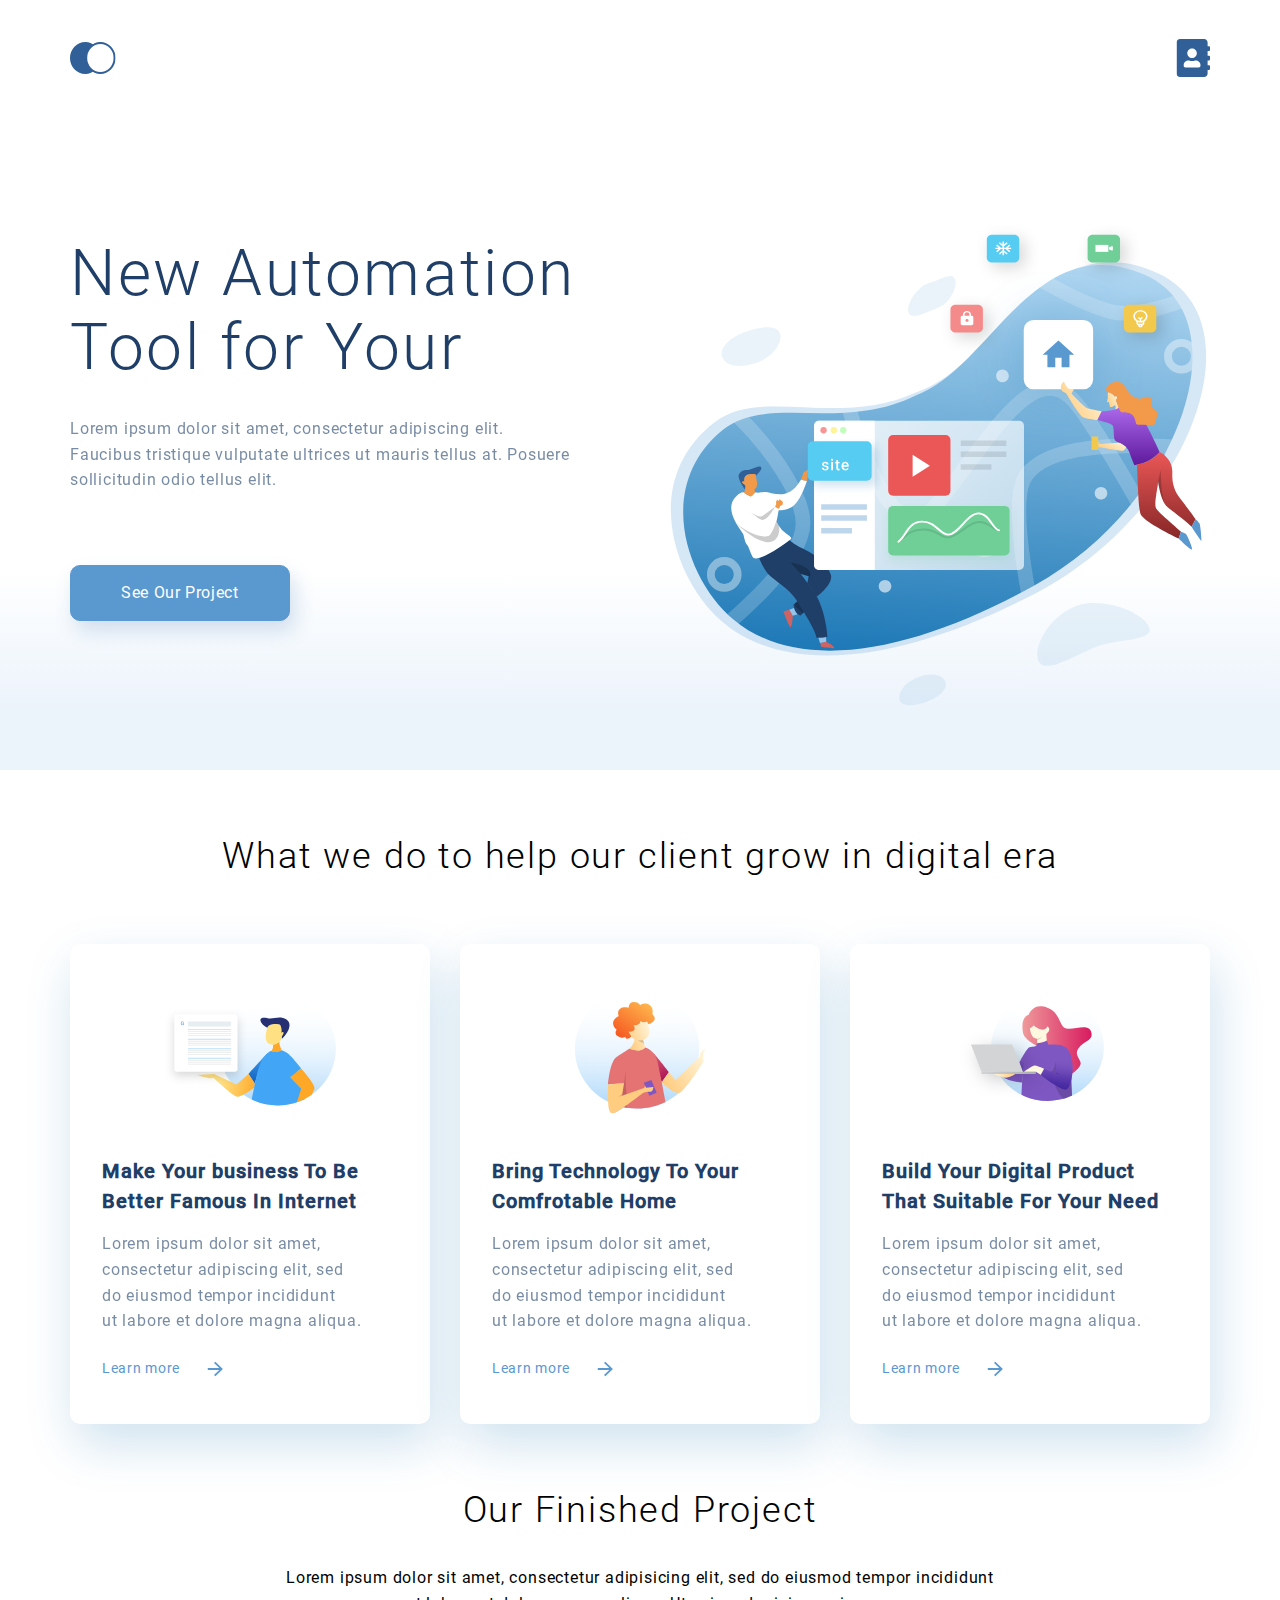
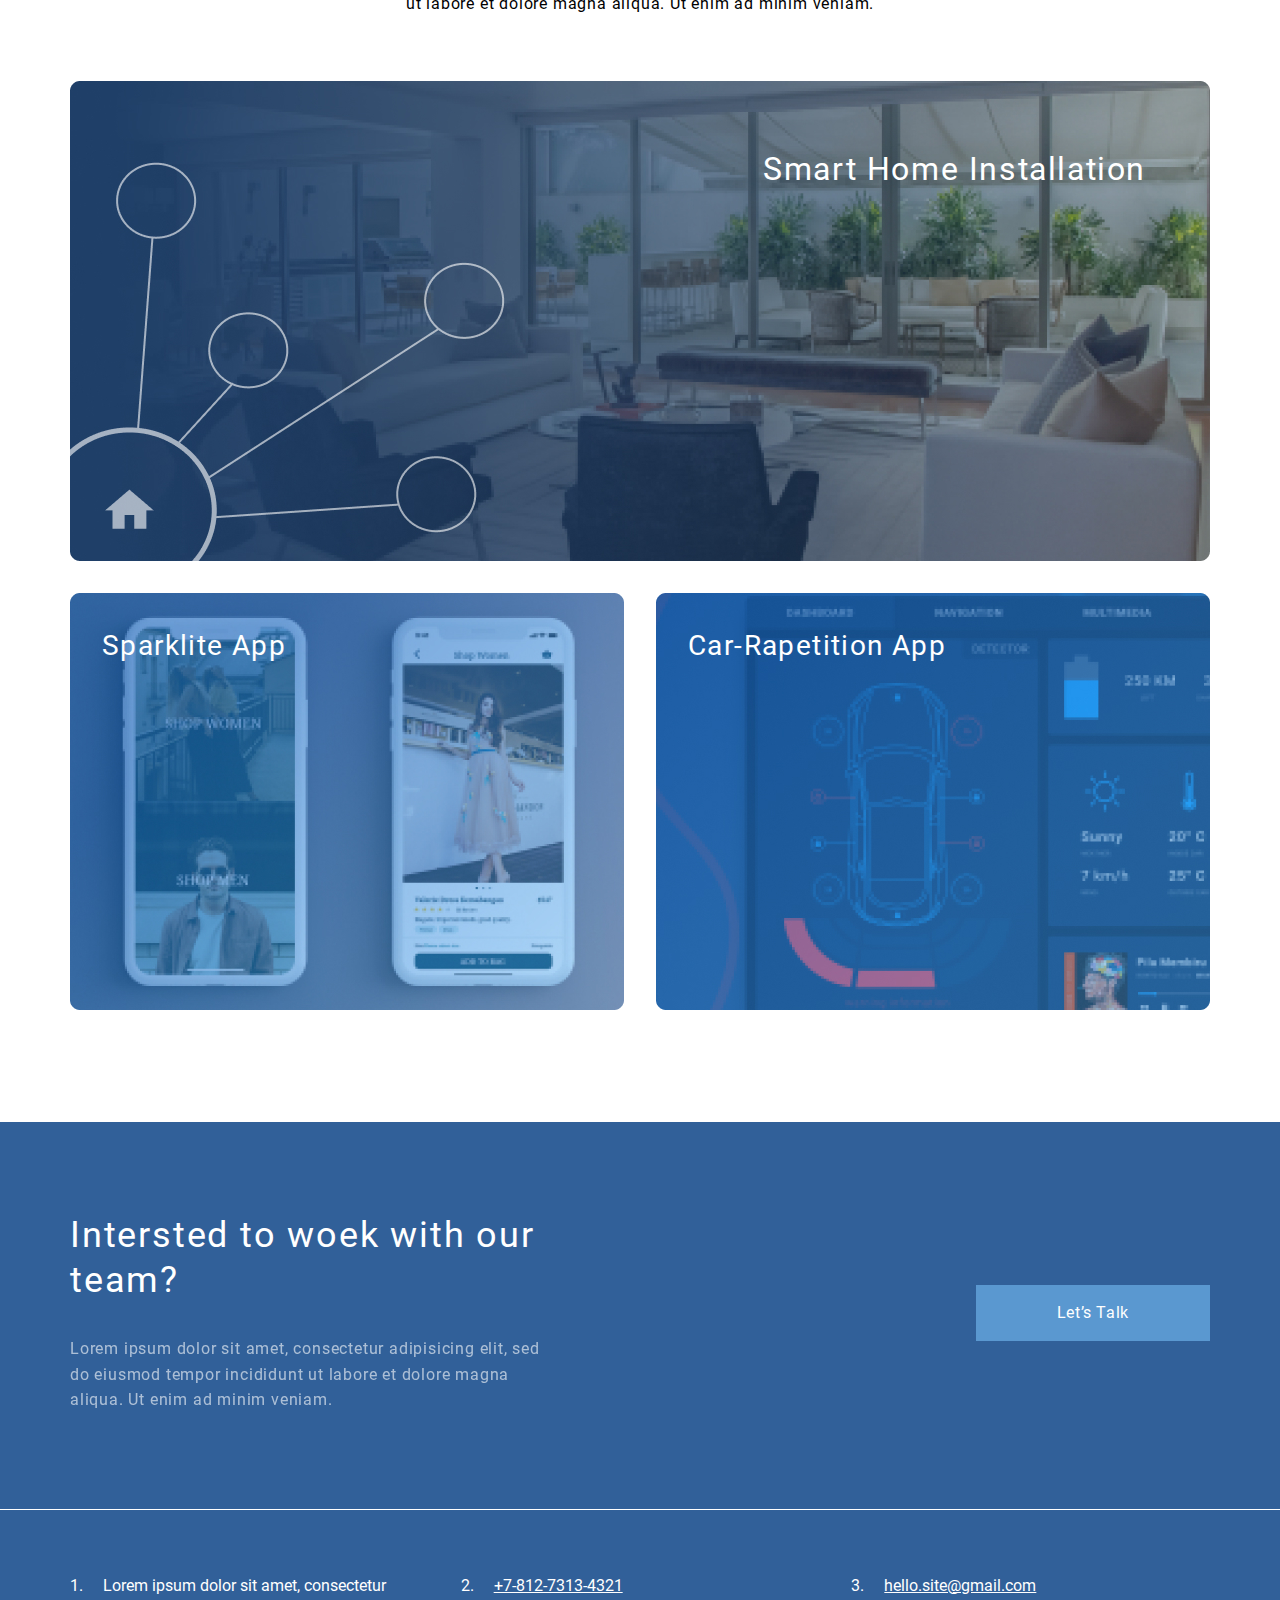
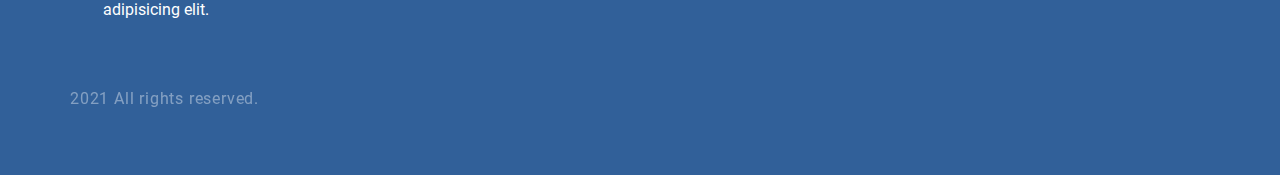
<file: index.html>
<!DOCTYPE html>
<html lang="en">
    <head>
        <meta charset="UTF-8">
        <meta name="viewport" content="width=device-width, initial-scale=1.0">
        <title>New Automation</title>
        <link rel="stylesheet" href="style/style.css">
    </head>
    <body>
        <header class="header">
            <div class="container">
                <nav class="nav">
                    <ul class="nav__list">
                        <li class="nav__list-item">
                            <a class="nav__link" href="index.html">
                                <span class="visually-hidden">Home</span>
                                <img
                                    width="46"
                                    height="48"
                                    src="img/home-btn.svg"
                                    alt=""
                                >
                            </a>
                        </li>
                        <li class="nav__list-item">
                            <a class="nav__link" href="contacts.html">
                                <span class="visually-hidden">Contacts</span>
                                <img
                                    width="34"
                                    height="38"
                                    src="img/contact-btn.svg"
                                    alt=""
                                >
                            </a>
                        </li>
                    </ul>
                </nav>
            </div>
        </header>
        <main class="content">
            <section class="billboard">
                <div class="billboard__inner container">
                    <div class="billboard__body">
                        <h1 class="title billboard__title">New Automation Tool for Your</h1>
                        <p class="text billboard__text">Lorem ipsum dolor sit amet, consectetur adipiscing elit. Faucibus tristique vulputate ultrices ut&nbsp;mauris tellus&nbsp;at. Posuere sollicitudin odio tellus elit.</p>
                        <a href="#" class="button billboard__button">See Our Project</a>
                    </div>
                </div>
            </section>
            <section class="help-client">
                <div class="container">
                    <h2 class="subtitle help-client__subtitle">What we&nbsp;do&nbsp;to&nbsp;help our client grow in&nbsp;digital era</h2>
                    <div class="help-client__inner">
                        <article class="card">
                            <img
                                width="172"
                                height="121"
                                src="img/card-img-1.svg"
                                alt=""
                            >
                            <div class="card__body">
                                <h3 class="heading card__heading">
                                    Make Your business To&nbsp;Be
                                    Better Famous In&nbsp;Internet
                                </h3>
                                <p class="text card__text">
                                    Lorem ipsum dolor sit amet, consectetur adipiscing elit, sed do&nbsp;eiusmod tempor incididunt ut&nbsp;labore et&nbsp;dolore magna aliqua.
                                </p>
                                <a href="#" class="card__button">
                                    <span>Learn more</span>
                                    <svg
                                        width="23"
                                        height="22"
                                        viewBox="0 0 23 22"
                                        fill="none"
                                        xmlns="http://www.w3.org/2000/svg"
                                    >
                                        <path d="M11.3369 3.6582L10.0049 4.94771L15.2765 10.06H3.77905V11.8891H15.2765L10.0049 17.0014L11.3369 18.2909L18.8948 10.9745L11.3369 3.6582Z" fill="#5A98D0"/>
                                    </svg>
                                </a>
                            </div>
                        </article>
                        <article class="card">
                            <img
                                width="132"
                                height="126"
                                src="img/card-img-2.svg"
                                alt=""
                            >
                            <div class="card__body">
                                <h3 class="heading card__heading">
                                    Bring Technology To&nbsp;Your 
                                    Comfrotable Home
                                </h3>
                                <p class="text card__text">
                                    Lorem ipsum dolor sit amet, consectetur adipiscing elit, sed do&nbsp;eiusmod tempor incididunt ut&nbsp;labore et&nbsp;dolore magna aliqua.
                                </p>
                                <a href="#" class="card__button">
                                    <span>Learn more</span>
                                    <svg
                                        width="23"
                                        height="22"
                                        viewBox="0 0 23 22"
                                        fill="none"
                                        xmlns="http://www.w3.org/2000/svg"
                                    >
                                        <path d="M11.3369 3.6582L10.0049 4.94771L15.2765 10.06H3.77905V11.8891H15.2765L10.0049 17.0014L11.3369 18.2909L18.8948 10.9745L11.3369 3.6582Z" fill="#5A98D0"/>
                                    </svg>
                                </a>
                            </div>
                        </article>
                        <article class="card">
                            <img
                                width="147"
                                height="119"
                                src="img/card-img-3.svg"
                                alt=""
                            >
                            <div class="card__body">
                                <h3 class="heading card__heading">
                                    Build Your Digital Product
                                    That Suitable For Your Need
                                </h3>
                                <p class="text card__text">
                                    Lorem ipsum dolor sit amet, consectetur adipiscing elit, sed do&nbsp;eiusmod tempor incididunt ut&nbsp;labore et&nbsp;dolore magna aliqua.
                                </p>
                                <a href="#" class="card__button">
                                    <span>Learn more</span>
                                    <svg
                                        width="23"
                                        height="22"
                                        viewBox="0 0 23 22"
                                        fill="none"
                                        xmlns="http://www.w3.org/2000/svg"
                                    >
                                        <path d="M11.3369 3.6582L10.0049 4.94771L15.2765 10.06H3.77905V11.8891H15.2765L10.0049 17.0014L11.3369 18.2909L18.8948 10.9745L11.3369 3.6582Z" fill="#5A98D0"/>
                                    </svg>
                                </a>
                            </div>
                        </article>
                    </div>
                </div>
            </section>
            <section class="our-project">
                <div class="container">
                    <h2 class="subtitle our-project__subtitle">Our Finished Project</h2>
                    <p class="text text_dark our-project__text">Lorem ipsum dolor sit amet, consectetur adipisicing elit, sed do&nbsp;eiusmod tempor incididunt ut&nbsp;labore et&nbsp;dolore magna aliqua. Ut&nbsp;enim ad&nbsp;minim veniam.</p>
                    <div class="our-project__inner">
                        <div class="our-project__wrapper our-project__wrapper_big">
                            <img
                                class="our-project__img"
                                width="1140"
                                height="480"
                                src="img/smart-home.jpg"
                                alt="Smart home"
                                loading="lazy"
                            >
                            <p class="our-project__caption our-project__caption_big">
                                Smart Home Installation
                            </p>
                        </div>
                        <div class="our-project__wrapper">
                            <img
                                class="our-project__img"
                                width="554"
                                height="417"
                                src="img/two-phones.jpg"
                                alt="Two phones"
                                loading="lazy"
                            >
                            <p class="our-project__caption">
                                Sparklite App
                            </p>
                        </div>
                        <div class="our-project__wrapper">
                            <img
                                class="our-project__img"
                                width="554"
                                height="417"
                                src="img/car.jpg"
                                alt="Smart car"
                                loading="lazy"
                            >
                            <p class="our-project__caption">
                                Car-Rapetition App
                            </p>
                        </div>
                    </div>
                </div>
            </section>
        </main>
        <footer class="footer">
            <div class="container">
                <section class="footer__info">
                    <div class="footer__body">
                        <h2 class="subtitle subtitle_lite">
                            Intersted to&nbsp;woek
                            with our team?
                        </h2>
                        <p class="text">Lorem ipsum dolor sit amet, consectetur adipisicing elit, sed do&nbsp;eiusmod tempor incididunt ut&nbsp;labore et&nbsp;dolore magna aliqua. Ut&nbsp;enim ad&nbsp;minim veniam.</p>
                    </div>
                    <button class="button button_square" type="button">
                        Let&rsquo;s Talk
                    </button>
                </section>
            </div>
            <div class="footer__contacts">
                <div class="container">
                    <div class="footer__inner">
                        <address class="address">
                            <ol class="address__list">
                                <li class="address__list-item">Lorem ipsum dolor sit amet, consectetur adipisicing elit.</li>
                                <li class="address__list-item">
                                    <a class="address__link" href="tel:+781273134321">+7-812-7313-4321</a>
                                </li>
                                <li class="address__list-item">
                                    <a class="address__link" href="mailto:hello.site@gmail.com">hello.site@gmail.com</a>
                                </li>
                            </ol>
                        </address>
                        <p class="text text_extra-opacity">2021 All rights reserved.</p>
                    </div>
                </div>
            </div>
        </footer>
    </body>
</html>
</file>
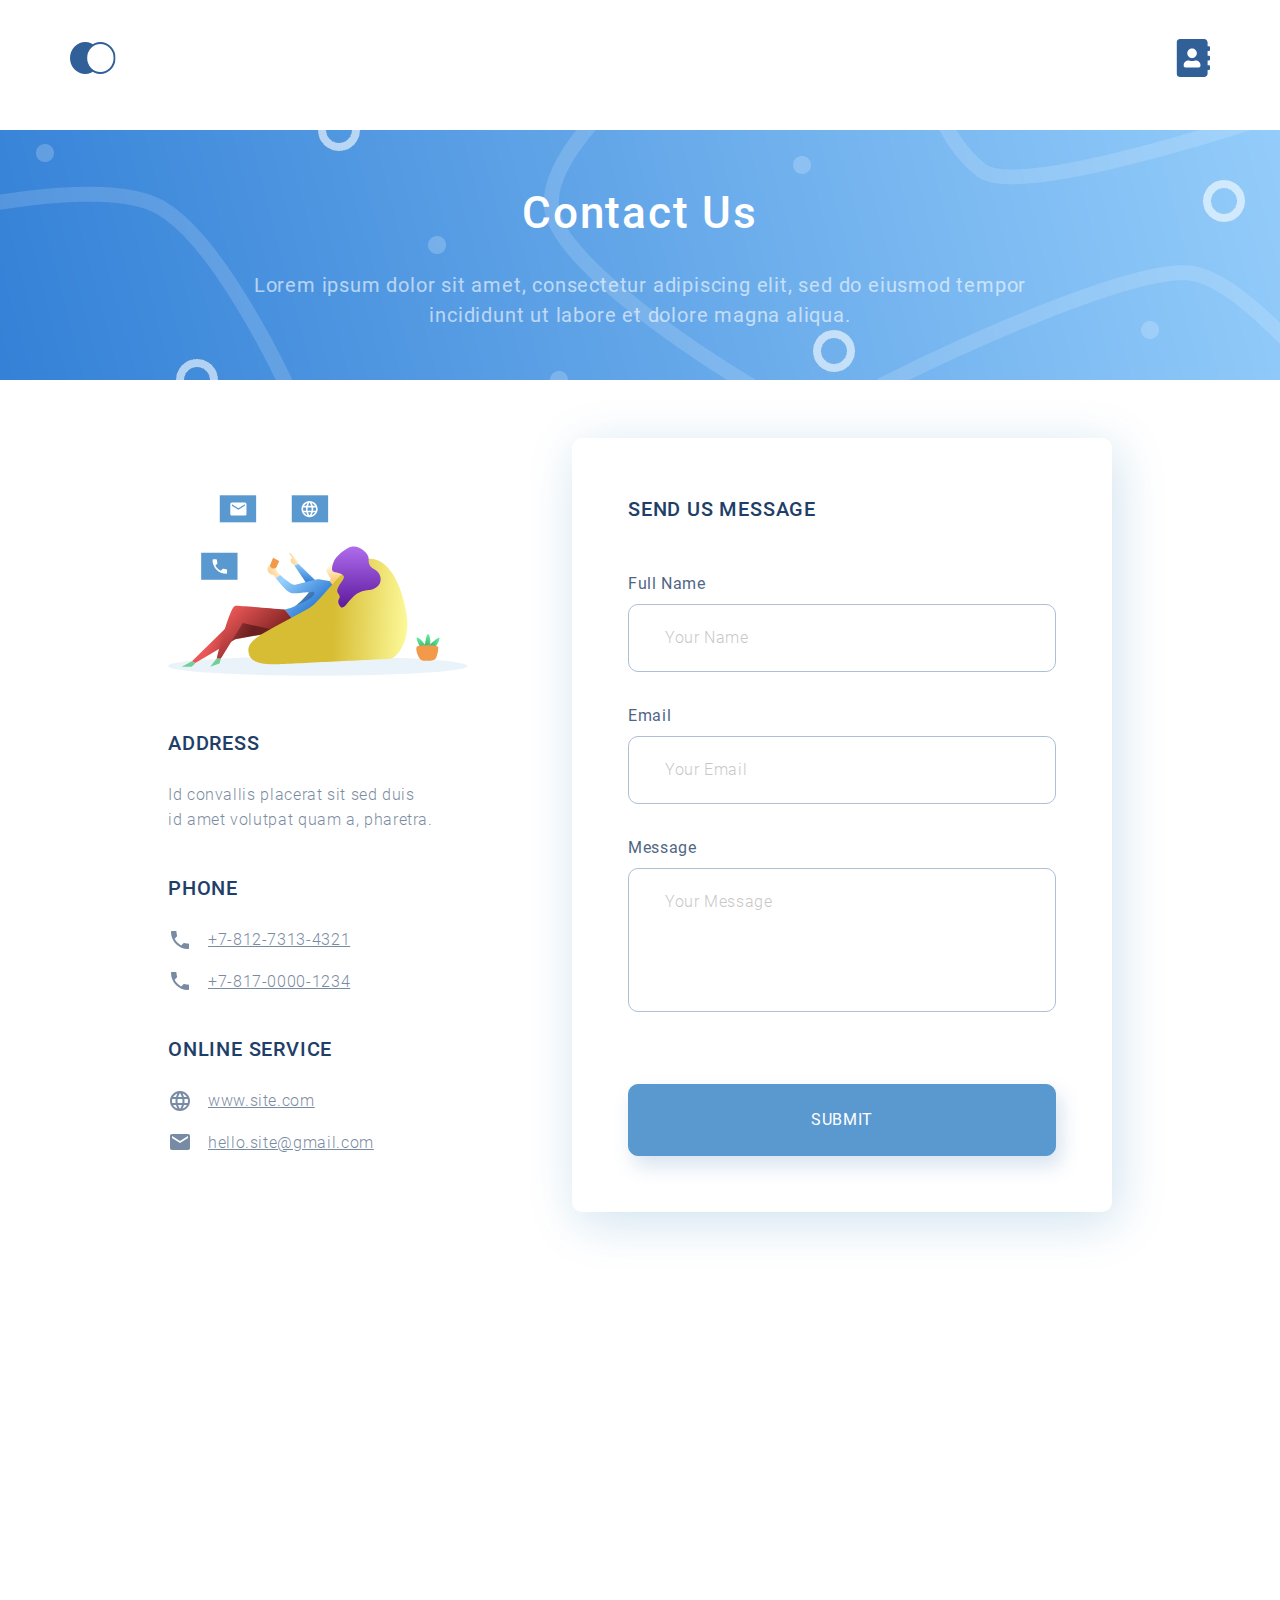
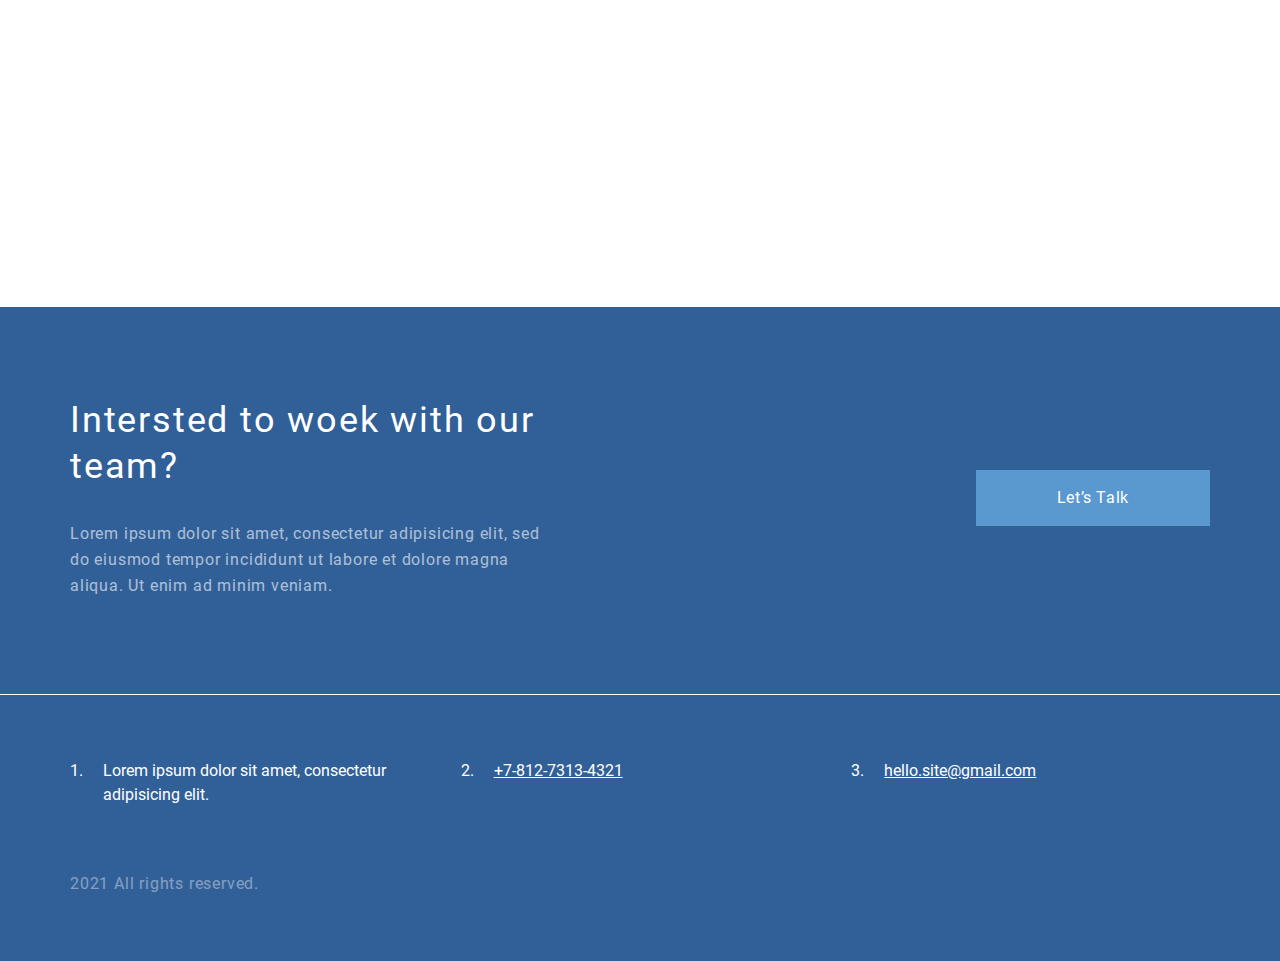
<file: contacts.html>
<!DOCTYPE html>
<html lang="en">
    <head>
        <meta charset="UTF-8">
        <meta name="viewport" content="width=device-width, initial-scale=1.0">
        <title>New Automation</title>
        <link rel="stylesheet" href="style/style.css">
    </head>
    <body>
        <header class="header">
            <div class="container">
                <nav class="nav">
                    <ul class="nav__list">
                        <li class="nav__list-item">
                            <a class="nav__link" href="index.html">
                                <span class="visually-hidden">Home</span>
                                <img
                                    width="46"
                                    height="48"
                                    src="img/home-btn.svg"
                                    alt=""
                                >
                            </a>
                        </li>
                        <li class="nav__list-item">
                            <a class="nav__link" href="contacts.html">
                                <span class="visually-hidden">Contacts</span>
                                <img
                                    width="34"
                                    height="38"
                                    src="img/contact-btn.svg"
                                    alt=""
                                >
                            </a>
                        </li>
                    </ul>
                </nav>
            </div>
        </header>
        <section class="contact-us">
            <header class="contact-us__header">
                <div class="container">
                    <h1 class="contact-us__title">Contact Us</h1>
                    <p class="text contact-us__text">
                        Lorem ipsum dolor sit amet, consectetur adipiscing elit, sed do&nbsp;eiusmod tempor incididunt ut&nbsp;labore et&nbsp;dolore magna aliqua.
                    </p>
                </div>
            </header>
            <section class="contact-us__content">
                <div class="container">
                    <div class="contact-us__inner-content">
                        <h2 class="visually-hidden">Address and Message</h2>
                        <div class="contacts">
                            <img
                                class="contacts__img"
                                width="300"
                                height="181"
                                src="img/woman-with-gadgets.svg"
                                alt="Woman with gadgets"
                            >
                            <div class="contacts__address">
                                <div class="contacts__wrapper">
                                    <h3 class="heading heading_uppercase">Address</h3>
                                    <p class="text text_lite-weight">Id&nbsp;convallis placerat sit sed duis id&nbsp;amet volutpat quam&nbsp;a, pharetra.</p>
                                </div>
                                <div class="contacts__wrapper">
                                    <h3 class="heading heading_uppercase">Phone</h3>
                                    <ul class="contacts__list">
                                        <li class="contacts__list-item">
                                            <a class="contacts__link text text_lite-weight" href="tel:+78123134321">
                                                <svg
                                                    width="24"
                                                    height="24"
                                                    viewBox="0 0 24 24"
                                                    fill="none"
                                                    xmlns="http://www.w3.org/2000/svg"
                                                >
                                                    <g clip-path="url(#clip0_1_880)">
                                                        <path d="M6.62 10.79C8.06 13.62 10.38 15.93 13.21 17.38L15.41 15.18C15.68 14.91 16.08 14.82 16.43 14.94C17.55 15.31 18.76 15.51 20 15.51C20.55 15.51 21 15.96 21 16.51V20C21 20.55 20.55 21 20 21C10.61 21 3 13.39 3 4C3 3.45 3.45 3 4 3H7.5C8.05 3 8.5 3.45 8.5 4C8.5 5.25 8.7 6.45 9.07 7.57C9.18 7.92 9.1 8.31 8.82 8.59L6.62 10.79Z" fill="#1F3F68"/>
                                                    </g>
                                                    <defs>
                                                        <clipPath id="clip0_1_880">
                                                            <rect width="24" height="24" fill="white"/>
                                                        </clipPath>
                                                    </defs>
                                                </svg>
                                                <span>+7-812-7313-4321</span>
                                            </a>
                                        </li>
                                        <li class="contacts__list-item">
                                            <a class="contacts__link text text_lite-weight" href="tel:+781700001234">
                                                <svg
                                                    width="24"
                                                    height="24"
                                                    viewBox="0 0 24 24"
                                                    fill="none"
                                                    xmlns="http://www.w3.org/2000/svg"
                                                >
                                                    <g clip-path="url(#clip0_1_881)">
                                                        <path d="M6.62 10.79C8.06 13.62 10.38 15.93 13.21 17.38L15.41 15.18C15.68 14.91 16.08 14.82 16.43 14.94C17.55 15.31 18.76 15.51 20 15.51C20.55 15.51 21 15.96 21 16.51V20C21 20.55 20.55 21 20 21C10.61 21 3 13.39 3 4C3 3.45 3.45 3 4 3H7.5C8.05 3 8.5 3.45 8.5 4C8.5 5.25 8.7 6.45 9.07 7.57C9.18 7.92 9.1 8.31 8.82 8.59L6.62 10.79Z" fill="#1F3F68"/>
                                                    </g>
                                                    <defs>
                                                        <clipPath id="clip0_1_881">
                                                            <rect width="24" height="24" fill="white"/>
                                                        </clipPath>
                                                    </defs>
                                                </svg>
                                                <span>+7-817-0000-1234</span>
                                            </a>
                                        </li>
                                    </ul>
                                </div>
                                <div class="contacts__wrapper">
                                    <h3 class="heading heading_uppercase">Online service</h3>
                                    <ul class="contacts__list">
                                        <li class="contacts__list-item">
                                            <a class="contacts__link text text_lite-weight" href="#">
                                                <svg
                                                    width="24"
                                                    height="24"
                                                    viewBox="0 0 24 24"
                                                    fill="none"
                                                    xmlns="http://www.w3.org/2000/svg"
                                                >
                                                    <g clip-path="url(#clip0_1_865)">
                                                        <path d="M11.99 2C6.47 2 2 6.48 2 12C2 17.52 6.47 22 11.99 22C17.52 22 22 17.52 22 12C22 6.48 17.52 2 11.99 2ZM18.92 8H15.97C15.65 6.75 15.19 5.55 14.59 4.44C16.43 5.07 17.96 6.35 18.92 8ZM12 4.04C12.83 5.24 13.48 6.57 13.91 8H10.09C10.52 6.57 11.17 5.24 12 4.04ZM4.26 14C4.1 13.36 4 12.69 4 12C4 11.31 4.1 10.64 4.26 10H7.64C7.56 10.66 7.5 11.32 7.5 12C7.5 12.68 7.56 13.34 7.64 14H4.26ZM5.08 16H8.03C8.35 17.25 8.81 18.45 9.41 19.56C7.57 18.93 6.04 17.66 5.08 16ZM8.03 8H5.08C6.04 6.34 7.57 5.07 9.41 4.44C8.81 5.55 8.35 6.75 8.03 8ZM12 19.96C11.17 18.76 10.52 17.43 10.09 16H13.91C13.48 17.43 12.83 18.76 12 19.96ZM14.34 14H9.66C9.57 13.34 9.5 12.68 9.5 12C9.5 11.32 9.57 10.65 9.66 10H14.34C14.43 10.65 14.5 11.32 14.5 12C14.5 12.68 14.43 13.34 14.34 14ZM14.59 19.56C15.19 18.45 15.65 17.25 15.97 16H18.92C17.96 17.65 16.43 18.93 14.59 19.56ZM16.36 14C16.44 13.34 16.5 12.68 16.5 12C16.5 11.32 16.44 10.66 16.36 10H19.74C19.9 10.64 20 11.31 20 12C20 12.69 19.9 13.36 19.74 14H16.36Z" fill="#1F3F68"/>
                                                    </g>
                                                    <defs>
                                                        <clipPath id="clip0_1_865">
                                                            <rect width="24" height="24" fill="white"/>
                                                        </clipPath>
                                                    </defs>
                                                </svg>
                                                <span>www.site.com</span>
                                            </a>
                                        </li>
                                        <li class="contacts__list-item">
                                            <a class="contacts__link text text_lite-weight" href="mailto:hello.site@gmail.com">
                                                <svg
                                                    width="24"
                                                    height="24"
                                                    viewBox="0 0 24 24"
                                                    fill="none"
                                                    xmlns="http://www.w3.org/2000/svg"
                                                >
                                                    <g clip-path="url(#clip0_1_860)">
                                                        <path d="M20 4H4C2.9 4 2.01 4.9 2.01 6L2 18C2 19.1 2.9 20 4 20H20C21.1 20 22 19.1 22 18V6C22 4.9 21.1 4 20 4ZM20 8L12 13L4 8V6L12 11L20 6V8Z" fill="#1F3F68"/>
                                                    </g>
                                                    <defs>
                                                        <clipPath id="clip0_1_860">
                                                            <rect width="24" height="24" fill="white"/>
                                                        </clipPath>
                                                    </defs>
                                                </svg>
                                                <span>hello.site@gmail.com</span>
                                            </a>
                                        </li>
                                    </ul>
                                </div>
                            </div>
                        </div>
                        <form action="#" class="form-message">
                            <h3 class="heading heading_uppercase form-message__heading">Send&nbsp;us message</h3>
                            <div class="form-message__wrapper">
                                <label class="form-message__label" for="fullName">Full Name</label>
                                <input
                                    class="form-message__input"
                                    id="fullName"
                                    name="full-name"
                                    type="text"
                                    placeholder="Your Name"
                                >
                            </div>
                            <div class="form-message__wrapper">
                                <label class="form-message__label" for="email">Email</label>
                                <input
                                    class="form-message__input"
                                    id="email"
                                    name="email"
                                    type="email"
                                    placeholder="Your Email"
                                >
                            </div>
                            <div class="form-message__wrapper">
                                <label class="form-message__label" for="message">Message</label>
                                <textarea
                                    class="form-message__input form-message__input_textarea"
                                    id="message"
                                    name="message"
                                    placeholder="Your Message"
                                ></textarea>
                            </div>
                            <button class="button form-message__button" type="submit">Submit</button>
                        </form>
                    </div>
                </div>
            </section>
            <footer class="contact-us__footer">
                <h2 class="visually-hidden">Map</h2>
                <iframe src="https://yandex.ru/map-widget/v1/?um=constructor%3Af25be3538b067abed4237492a3a4e6622217b6f200a82fefcde197dfd9ec4d75&amp;source=constructor" width="480" height="480"></iframe>
            </footer>
        </section>
        <footer class="footer">
            <div class="container">
                <section class="footer__info">
                    <div class="footer__body">
                        <h2 class="subtitle subtitle_lite">
                            Intersted to&nbsp;woek
                            with our team?
                        </h2>
                        <p class="text">Lorem ipsum dolor sit amet, consectetur adipisicing elit, sed do&nbsp;eiusmod tempor incididunt ut&nbsp;labore et&nbsp;dolore magna aliqua. Ut&nbsp;enim ad&nbsp;minim veniam.</p>
                    </div>
                    <button class="button button_square" type="button">
                        Let&rsquo;s Talk
                    </button>
                </section>
            </div>
            <div class="footer__contacts">
                <div class="container">
                    <div class="footer__inner">
                        <address class="address">
                            <ol class="address__list">
                                <li class="address__list-item">Lorem ipsum dolor sit amet, consectetur adipisicing elit.</li>
                                <li class="address__list-item">
                                    <a class="address__link" href="tel:+781273134321">+7-812-7313-4321</a>
                                </li>
                                <li class="address__list-item">
                                    <a class="address__link" href="mailto:hello.site@gmail.com">hello.site@gmail.com</a>
                                </li>
                            </ol>
                        </address>
                        <p class="text text_extra-opacity">2021 All rights reserved.</p>
                    </div>
                </div>
            </div>
        </footer>
    </body>
</html>
</file>
<file: style/style.css>
@charset "UTF-8";
@font-face {
  font-family: "Roboto";
  src: url("../fonts/Roboto-Light.woff2") format("woff2");
  font-weight: 300;
  font-style: normal;
  font-display: swap;
}
@font-face {
  font-family: "Roboto";
  src: url("../fonts/Roboto-Regular.woff2") format("woff2");
  font-weight: 400;
  font-style: normal;
  font-display: swap;
}
@font-face {
  font-family: "Roboto";
  src: url("../fonts/Roboto-Medium.woff2") format("woff2");
  font-weight: 500;
  font-style: normal;
  font-display: swap;
}
/**
 * Нормализация блочной модели
 * */
*, ::before, ::after {
  box-sizing: border-box;
}

/**
 * Убираем внутренние отступы слева тегам списков,
 * у которых есть атрибут class
 * */
:where(ul, ol):where([class]) {
  padding-left: 0;
}

/**
 * Убираем внешние отступы body и двум другим тегам,
 * у которых есть атрибут class
 * */
body, :where(blockquote, figure):where([class]) {
  margin: 0;
}

/**
 * Убираем внешние отступы вертикали нужным тегам,
 * у которых есть атрибут class
 * */
:where(h1, h2, h3, h4, h5, h6, p, ul, ol, dl):where([class]) {
  margin-block: 0;
}

:where(dd[class]) {
  margin-left: 0;
}

:where(fieldset[class]) {
  margin-left: 0;
  padding: 0;
  border: none;
}

/**
 * Убираем стандартный маркер маркированному списку,
 * у которого есть атрибут class
 * */
:where(ul[class]) {
  list-style: none;
}

:where(address[class]) {
  font-style: normal;
}

/**
 * Обнуляем вертикальные внешние отступы параграфа
 * */
p {
  margin-block: 0;
}

/**
 * Упрощаем работу с изображениями
 * */
img {
  display: block;
  max-width: 100%;
}

/**
 * Наследуем свойства шрифт для полей ввода
 * */
input, textarea, select, button {
  font: inherit;
}

/**
 * Пригодится в большинстве ситуаций
 * (когда, например, нужно будет "прижать" футер к низу сайта)
 * */
html {
  height: 100%;
}

/**
 * Плавный скролл
 * */
html,
:has(:target) {
  scroll-behavior: smooth;
}

/**
 * Пригодится в большинстве ситуаций
 * (когда, например, нужно будет "прижать" футер к низу сайта)
 * */
/**
 * Унифицированный интерлиньяж
 * */
body {
  min-height: 100%;
  line-height: 1.5;
}

/**
 * Приводим к единому цвету svg-элементы
 * */
svg *[fill] {
  fill: currentColor;
}

svg *[stroke] {
  stroke: currentColor;
}

/**
 * Чиним баг задержки смены цвета при взаимодействии с svg-элементами
 * */
svg * {
  transition-property: fill, stroke;
}

/**
 * Удаляем все анимации и переходы для людей,
 * которые предпочитают их не использовать
 * */
@media (prefers-reduced-motion: reduce) {
  *, ::before, ::after {
    animation-duration: 0.01ms !important;
    animation-iteration-count: 1 !important;
    transition-duration: 0.01ms !important;
    scroll-behavior: auto !important;
  }
}
/**
 * Упрощаем работу с ссылками
 * */
a {
  text-decoration: none;
  color: inherit;
  -webkit-user-select: none;
     -moz-user-select: none;
          user-select: none;
}

/**
 *  убираем стандартную фокус-линию
 *  */    
:where(input, textarea, a, button) {
  outline: none;
}

:where(input, textarea, a, button):focus-visible {
  outline: 3px solid #1F3F68;
  border-radius: 10px;
}

.nav__link:focus-visible > img {
  outline: 3px solid #1F3F68;
  border-radius: 10px;
}

body {
  font-family: Roboto, sans-serif;
  font-weight: 400;
  color: #1F3F68;
  background-color: #fff;
}

.visually-hidden {
  position: absolute !important;
  width: 1px !important;
  height: 1px !important;
  margin: -1px !important;
  border: 0 !important;
  padding: 0 !important;
  white-space: nowrap !important;
  -webkit-clip-path: inset(100%) !important;
          clip-path: inset(100%) !important;
  clip: rect(0 0 0 0) !important;
  overflow: hidden !important;
}

.container {
  max-width: 1204px;
  padding-inline: 32px;
  margin-inline: auto;
}

.title {
  font-size: 64px;
  font-weight: 300;
  line-height: 1.15;
  letter-spacing: 0.04em;
}

.subtitle {
  color: #000;
  font-size: 36px;
  font-weight: 300;
  line-height: 1.27;
  letter-spacing: 0.05em;
  text-align: center;
}
.subtitle_lite {
  color: #fff;
  font-weight: 400;
  text-align: left;
}

.heading {
  font-size: 20px;
  line-height: 1.5;
  letter-spacing: 0.05em;
}
.heading_uppercase {
  text-transform: uppercase;
  letter-spacing: 0.04em;
  font-weight: 500;
}

.text {
  font-size: 16px;
  line-height: 1.6;
  letter-spacing: 0.05em;
  opacity: 0.6;
}
.text_dark {
  color: #000;
  text-align: center;
  opacity: 1;
}
.text_extra-opacity {
  opacity: 0.4;
}
.text_lite-weight {
  font-weight: 300;
  letter-spacing: 0.04em;
}

.button {
  color: #fff;
  font-size: 16px;
  letter-spacing: 0.04em;
  padding: 15px 50px;
  border-radius: 10px;
  background-color: #5A98D0;
  border: 1px solid #5A98D0;
  box-shadow: 5px 10px 20px 0px rgba(53, 110, 173, 0.2);
  transition: background 0.3s;
}
@media (hover: hover) {
  .button:hover {
    background-color: #316099;
  }
}
@media (hover: none) {
  .button:active {
    background-color: #316099;
  }
}
.button_square {
  padding: 15px 80px;
  box-shadow: none;
  border-radius: 0;
}

.header {
  margin-block: 34px 48px;
}

.nav__list {
  display: flex;
  justify-content: space-between;
  align-items: center;
}
.nav__link {
  transition: opacity 0.3s;
}
@media (hover: hover) {
  .nav__link:hover {
    opacity: 0.7;
  }
}
@media (hover: none) {
  .nav__link:active {
    opacity: 0.7;
  }
}

.billboard {
  min-height: 640px;
  margin-bottom: 64px;
  display: flex;
  background: linear-gradient(0deg, rgb(235, 243, 251) 8.836%, rgba(152, 195, 232, 0) 31.12%);
}
.billboard__inner {
  flex-grow: 1;
  padding-top: 107px;
  display: flex;
  justify-content: flex-start;
  align-items: flex-start;
  background: url(../img/bg-banner.svg) 95% 60%/45% no-repeat;
}
.billboard__body {
  width: 506px;
  display: flex;
  justify-content: center;
  align-items: flex-start;
  flex-direction: column;
}
.billboard__title {
  margin-bottom: 32px;
}
.billboard__text {
  margin-bottom: 72px;
}

.help-client {
  margin-bottom: 64px;
}
.help-client__subtitle {
  margin-bottom: 64px;
}
.help-client__inner {
  display: grid;
  grid-template-columns: repeat(3, minmax(300px, 360px));
  justify-content: space-between;
  -moz-column-gap: 18px;
       column-gap: 18px;
}

.card {
  display: flex;
  justify-content: space-between;
  align-items: center;
  flex-direction: column;
  padding: 44px 32px;
  border-radius: 10px;
  box-shadow: 5px 20px 50px 0px rgba(16, 112, 177, 0.2);
  background-color: #fff;
  min-height: 480px;
}
.card__heading {
  margin-bottom: 15px;
}
.card__text {
  margin-bottom: 24px;
}
.card__button {
  font-size: 14px;
  font-weight: 400;
  letter-spacing: 0.05em;
  color: #5A98D0;
  display: flex;
  justify-content: flex-start;
  align-items: center;
  -moz-column-gap: 24px;
       column-gap: 24px;
}
@media (hover: hover) {
  .card__button:hover {
    color: #316099;
  }
}
@media (hover: none) {
  .card__button:active {
    color: #316099;
  }
}

.our-project {
  margin-bottom: 112px;
}
.our-project__subtitle {
  margin-bottom: 32px;
}
.our-project__text {
  max-width: 750px;
  margin-bottom: 64px;
  margin-inline: auto;
}
.our-project__inner {
  display: grid;
  grid-template-columns: repeat(2, 1fr);
  gap: 32px;
}
.our-project__wrapper {
  position: relative;
}
.our-project__wrapper_big {
  grid-column: 1/-1;
}
.our-project__img {
  height: auto;
}
.our-project__caption {
  position: absolute;
  top: 32px;
  left: 32px;
  color: #fff;
  font-size: 28px;
  letter-spacing: 0.05em;
}
.our-project__caption_big {
  top: 64px;
  left: auto;
  right: 64px;
  font-size: 32px;
}

.footer {
  background-color: #316099;
  color: #fff;
}
.footer__info {
  padding-block: 91px 96px;
  display: flex;
  justify-content: space-between;
  align-items: center;
  -moz-column-gap: 52px;
       column-gap: 52px;
}
.footer__body {
  max-width: 495px;
  display: flex;
  flex-direction: column;
  row-gap: 32px;
}
.footer__contacts {
  padding-bottom: 64px;
}
.footer__contacts::before {
  content: "";
  display: block;
  width: 100%;
  height: 1px;
  background-color: #fff;
  margin-bottom: 64px;
}

.address__list {
  display: grid;
  grid-template-columns: repeat(3, 1fr);
  -moz-column-gap: 32px;
       column-gap: 32px;
  list-style-type: none;
  counter-reset: li-count;
  margin-bottom: 64px;
}
.address__list-item {
  counter-increment: li-count;
  display: flex;
  -moz-column-gap: 20px;
       column-gap: 20px;
}
.address__list-item::before {
  content: counter(li-count) ".";
}
.address__link {
  text-decoration: underline;
}
@media (hover: hover) {
  .address__link:hover {
    opacity: 0.7;
  }
}
@media (hover: none) {
  .address__link:active {
    opacity: 0.7;
  }
}

.contact-us {
  margin-bottom: 112px;
}
.contact-us__header {
  padding-block: 50px;
  margin-bottom: 58px;
  background: url("../img/contact-us-bg.jpeg") center/cover no-repeat;
  color: #fff;
  text-align: center;
}
.contact-us__title {
  font-size: 44px;
  font-weight: 500;
  letter-spacing: 0.04em;
  margin-bottom: 24px;
}
.contact-us__text {
  font-size: 20px;
  line-height: 1.5;
  letter-spacing: 0.04em;
  max-width: 780px;
  margin-inline: auto;
}
.contact-us__content {
  margin-bottom: 96px;
}
.contact-us__inner-content {
  display: flex;
  justify-content: center;
  align-items: center;
  -moz-column-gap: clamp(52px, 100%, 102px);
       column-gap: clamp(52px, 100%, 102px);
}
.contact-us__footer {
  max-width: 940px;
  margin-inline: auto;
}
.contact-us__footer > iframe {
  width: 100%;
  border: none;
}

.contacts {
  display: flex;
  flex-direction: column;
  row-gap: 52px;
  max-width: 302px;
}
.contacts__address {
  display: flex;
  flex-direction: column;
  row-gap: 40px;
}
.contacts__wrapper {
  display: flex;
  flex-direction: column;
  row-gap: 24px;
}
.contacts__list {
  display: flex;
  flex-direction: column;
  row-gap: 16px;
}
.contacts__link {
  display: flex;
  justify-content: flex-start;
  align-items: center;
  -moz-column-gap: 16px;
       column-gap: 16px;
  text-decoration: underline;
}
.contacts__link > svg {
  transition: transform 0.3s;
}
@media (hover: hover) {
  .contacts__link:hover > svg {
    transform: scale(1.2);
  }
}
@media (hover: none) {
  .contacts__link:active > svg {
    transform: scale(1.2);
  }
}

.form-message {
  padding: 56px;
  width: min(100%, 540px);
  border-radius: 10px;
  box-shadow: 5px 10px 50px 0px rgba(16, 112, 177, 0.2);
  background-color: #fff;
}
.form-message__wrapper {
  display: flex;
  flex-direction: column;
  row-gap: 8px;
}
.form-message__wrapper:not(:last-of-type) {
  margin-bottom: 32px;
}
.form-message__label {
  font-size: 16px;
  letter-spacing: 0.04em;
  opacity: 0.8;
}
.form-message__input {
  width: 100%;
  font-size: 16px;
  font-weight: 300;
  letter-spacing: 0.04em;
  opacity: 0.2;
  padding: 21px 36px;
  border: 1px solid #316099;
  border-radius: 10px;
  opacity: 0.4;
}
.form-message__input_textarea {
  resize: none;
  height: 144px;
}
.form-message__heading {
  margin-bottom: 48px;
}
.form-message__button {
  margin-top: 72px;
  width: 100%;
  padding-block: 23px;
  text-transform: uppercase;
}

@media (min-width: 1025px) and (max-width: 1140px) {
  .card {
    padding: 44px 24px;
  }
}
@media (max-width: 1024px) {
  .billboard__inner {
    background-position-y: 90%;
  }
  .help-client {
    margin-bottom: 128px;
  }
  .help-client__inner {
    grid-template-columns: repeat(1, minmax(300px, 360px));
    justify-content: center;
    row-gap: 32px;
  }
  .card {
    padding: 40px 30px;
    min-height: 450px;
  }
  .our-project__text {
    max-width: 520px;
  }
  .footer__info {
    padding-block: 47px 64px;
    justify-content: center;
  }
  .footer__body {
    max-width: 336px;
  }
  .footer__inner {
    max-width: 515px;
    margin-inline: auto;
  }
  .button_square {
    padding: 8px 40px;
  }
  .address__list {
    grid-template-columns: repeat(1, 1fr);
    row-gap: 22px;
    justify-content: center;
  }
  .contact-us {
    margin-bottom: 64px;
  }
  .contact-us__text {
    max-width: 520px;
  }
  .contact-us__content {
    margin-bottom: 64px;
  }
  .contact-us__inner-content {
    flex-direction: column;
    row-gap: 64px;
  }
  .contacts {
    row-gap: 64px;
  }
}
@media (max-width: 768px) {
  .container {
    padding-inline: 16px;
  }
  .header {
    margin-block: 16px 28px;
  }
  .title {
    font-size: clamp(32px, 4.6852122987vw, 64px);
  }
  .billboard {
    min-height: 284px;
    text-align: center;
    padding-bottom: 42px;
    margin-bottom: 48pxpx;
  }
  .billboard__inner {
    background: none;
  }
  .billboard__body {
    width: 100%;
    align-items: center;
  }
  .billboard__button {
    font-size: 12px;
    letter-spacing: 0;
    padding: 8px 10px;
  }
  .billboard__title {
    margin-bottom: 12px;
  }
  .billboard__text {
    margin-bottom: 32px;
  }
  .subtitle {
    font-size: clamp(24px, 2.635431918vw, 36px);
  }
  .help-client {
    margin-bottom: 64px;
  }
  .help-client__subtitle {
    margin-bottom: 32px;
  }
  .our-project {
    margin-bottom: 64px;
  }
  .our-project__subtitle {
    margin-bottom: 32px;
  }
  .our-project__text {
    margin-bottom: 82px;
    margin-inline: auto;
  }
  .our-project__inner {
    display: grid;
    grid-template-columns: repeat(1, 1fr);
    gap: 16px;
  }
  .our-project__img {
    width: 100%;
  }
  .our-project__caption {
    top: 16px;
    left: 16px;
    font-size: 16px;
    letter-spacing: 0;
  }
  .footer__info {
    padding-block: 18px 40px;
    flex-direction: column;
    row-gap: 40px;
    align-items: center;
    text-align: center;
  }
  .footer__body {
    width: 100%;
  }
  .footer__contacts {
    padding-bottom: 32px;
  }
  .footer__contacts::before {
    margin-bottom: 32px;
  }
  .subtitle_lite {
    text-align: center;
  }
  .address__list {
    row-gap: 18px;
    margin-bottom: 32px;
  }
  .text_extra-opacity {
    text-align: center;
  }
  .contact-us {
    margin-bottom: 32px;
  }
  .contact-us__header {
    padding-block: 48px;
  }
  .contact-us__title {
    font-size: clamp(24px, 3.2210834553vw, 44px);
  }
  .contact-us__text {
    font-size: clamp(16px, 1.4641288433vw, 20px);
    letter-spacing: 0;
  }
  .contact-us__content {
    margin-bottom: 32px;
  }
  .contact-us__inner-content {
    row-gap: 32px;
  }
  .contacts__address {
    row-gap: 32px;
  }
  .form-message {
    padding: 36px;
  }
  .form-message__heading {
    margin-bottom: 32px;
  }
  .form-message__wrapper:not(:last-of-type) {
    margin-bottom: 20px;
  }
  .form-message__button {
    margin-top: 46px;
  }
}/*# sourceMappingURL=style.css.map */
</file>
